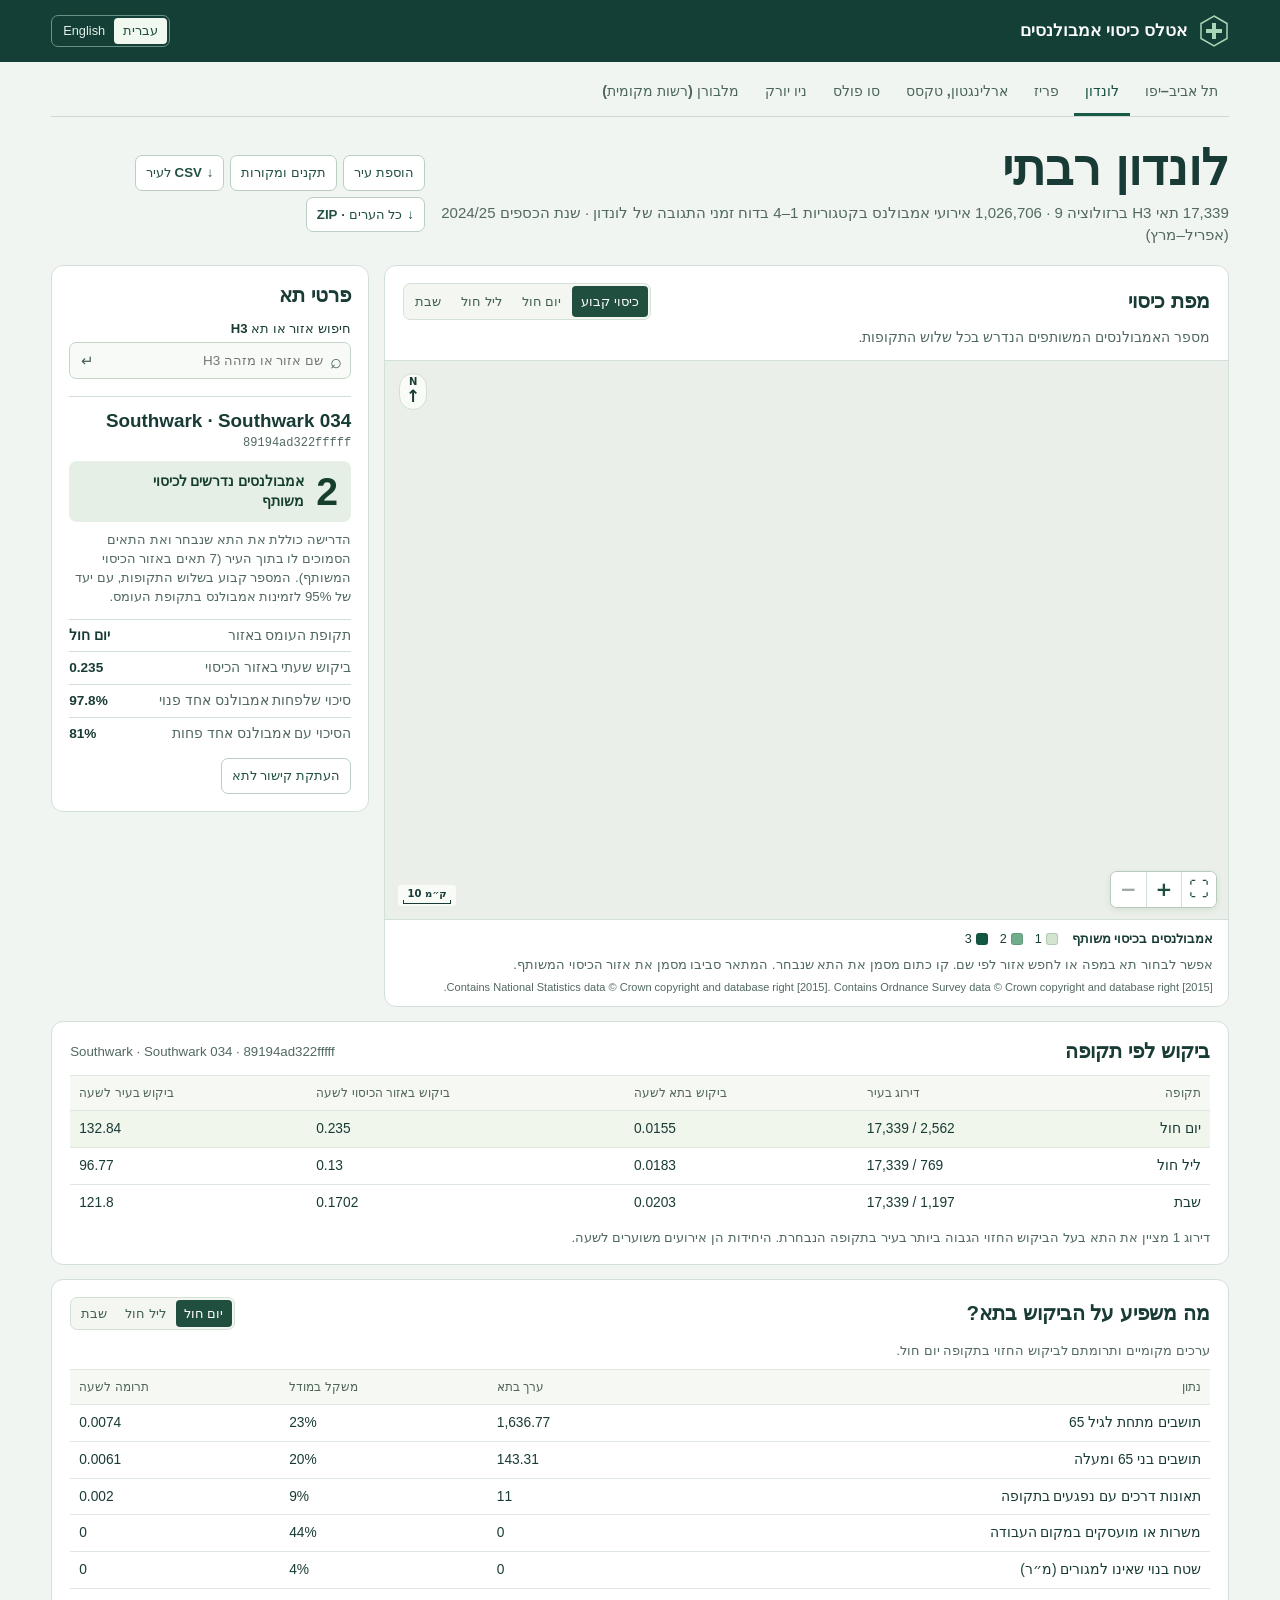
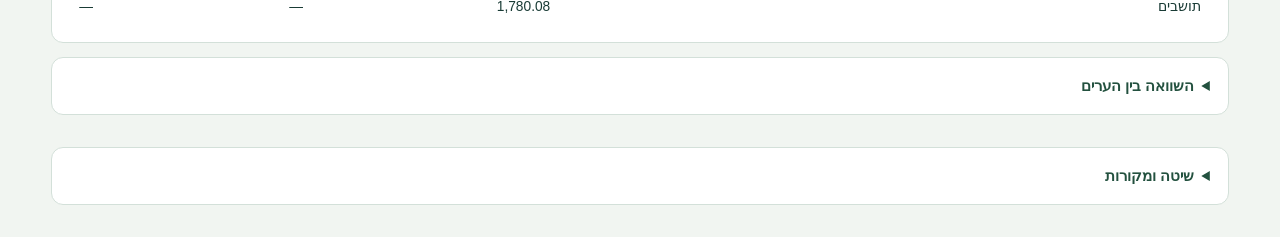
<file: index.html>
<!doctype html>
<html lang="en" dir="ltr"><head><meta charset="utf-8"><meta name="viewport" content="width=device-width,initial-scale=1"><meta name="theme-color" content="#113f37"><title>Ambulance coverage atlas</title><link rel="stylesheet" href="atlas.css"><script src="cities.js"></script><script src="atlas.js" defer></script><style>html[lang=en] .audit-he,html[lang=he] .audit-en{display:none}</style><style>html[lang=en] #compare-he,html[lang=he] #compare-en{display:none}.method p{max-width:100ch}</style></head>
<body><header class="mast"><div class="mast-inner"><div class="brand"><svg width="30" height="32" viewBox="0 0 30 32" fill="none" aria-hidden="true"><path d="M15 1 28 8.5v15L15 31 2 23.5v-15Z" stroke="currentColor" stroke-width="1.5"/><path d="M13 8h4v6h6v4h-6v6h-4v-6H7v-4h6z" fill="currentColor"/></svg><strong data-t="brand">Ambulance coverage atlas</strong></div><div class="languages" id="languages"><button type="button" data-lang="en" lang="en">English</button><button type="button" data-lang="he" lang="he">עברית</button></div></div></header>
<main><nav id="cities"></nav><header class="city-head"><div><h1 id="city-name"></h1><p id="summary"></p></div><div class="exports"><a class="button audit-en" href="https://github.com/shoval-c/ambulance-demand-atlas-r9/actions/workflows/add-city.yml">Add a city</a><a class="button audit-he" href="https://github.com/shoval-c/ambulance-demand-atlas-r9/actions/workflows/add-city.yml">הוספת עיר</a><a class="button audit-en" href="audit/?lang=en">Standards and sources</a><a class="button audit-he" href="audit/?lang=he">תקנים ומקורות</a><a id="csv" class="button" download><span aria-hidden="true">↓</span> <span data-t="csv"></span></a><a href="ambulance-atlas-csv.zip" class="button" download><span aria-hidden="true">↓</span> <span data-t="zip"></span></a></div></header>
<div id="status" role="status"></div><div id="content" hidden>
<div class="map-layout"><section class="map-card"><div class="map-heading"><h2 data-t="map"></h2><div class="layers" id="layers"></div></div><p id="map-desc"></p>
<div class="map-frame" id="frame"><canvas id="map" tabindex="0" role="img"></canvas><div class="north" aria-hidden="true"><span>N</span><span>↑</span></div><div class="scale" aria-hidden="true"><span id="scale-text"></span><i id="scale-bar"></i></div><div class="tools"><button id="zoom-out" type="button">−</button><button id="zoom-in" type="button">+</button><button id="fit" type="button">⛶</button></div></div>
<div class="map-footer"><div id="legend"></div><p class="small" data-t="instruction"></p><p id="attribution" class="credit" hidden></p></div></section>
<aside class="inspect" aria-labelledby="inspect-title"><h2 id="inspect-title" data-t="inspect"></h2><form id="search-form" role="search"><label for="search" data-t="search"></label><div class="search-box"><span aria-hidden="true">⌕</span><input id="search" type="search" autocomplete="off" maxlength="100"><button type="submit" id="search-go">↵</button></div><div id="results" hidden></div></form><div class="cell-location"><h3 id="place"></h3><code id="hex"></code></div><div class="need"><strong id="n"></strong><span data-t="need"></span></div><p class="catchment" id="catchment"></p><div class="probabilities"><div><span data-t="peak"></span><b id="peak"></b></div><div><span data-t="peakrate"></span><b id="peakrate"></b></div><div><span data-t="prob"></span><b id="prob"></b></div><div id="less-row"><span data-t="less"></span><b id="less"></b></div></div><button type="button" id="share" class="button"></button><span id="copied" role="status"></span></aside></div>
<section class="details-card"><div class="detail-heading"><h2 data-t="periods"></h2><span id="detail-place"></span></div><div class="scrollable"><table id="period-table"><thead><tr><th data-t="period"></th><th data-t="rank"></th><th data-t="own"></th><th data-t="catch"></th><th data-t="cityrate"></th></tr></thead><tbody></tbody></table></div><p class="small" data-t="ranknote"></p></section>
<section class="details-card"><div class="detail-heading"><h2 data-t="drivers"></h2><div id="driver-periods" class="layers compact"></div></div><p id="driver-desc" class="small"></p><div class="scrollable"><table id="driver-table"><thead><tr><th data-t="driver"></th><th data-t="localvalue"></th><th data-t="weight"></th><th data-t="contrib"></th></tr></thead><tbody></tbody></table></div></section>
<section id="compare-en" lang="en"><details class="method"><summary>Compare cities</summary><p>Each service publishes a different workload measure. Compare ranks within each city. The fixed ambulance counts are preliminary planning estimates. Actual crew availability, cross-border dispatches and road travel times require local validation.</p><div class="scrollable"><table><thead><tr><th>City</th><th>Source year</th><th>What the annual total counts</th><th>Annual total</th><th>R9 cells</th><th>Shared units per cell</th></tr></thead><tbody><tr><td><a href="atlas.html?city=london&amp;lang=en">Greater London</a></td><td>FY 2024/25 (April–March)</td><td>LAS Category 1–4 incidents in response-time reporting</td><td>1,026,706</td><td>17,339</td><td>1–3</td></tr><tr><td><a href="atlas.html?city=paris&amp;lang=en">Paris</a></td><td>2023</td><td>Patients transported to hospital following fire-service attendance in Paris</td><td>142,565</td><td>1,230</td><td>1–3</td></tr><tr><td><a href="atlas.html?city=arlington&amp;lang=en">Arlington, Texas</a></td><td>FY2025</td><td>EMS ambulance calls dispatched in the city annual report</td><td>59,836</td><td>2,350</td><td>1–2</td></tr><tr><td><a href="atlas.html?city=sioux-falls&amp;lang=en">Sioux Falls, South Dakota</a></td><td>CY2025</td><td>Priority 1–3 emergency calls counted in ambulance compliance reports</td><td>21,825</td><td>2,226</td><td>1–2</td></tr><tr><td><a href="atlas.html?city=new-york&amp;lang=en">New York City</a></td><td>2025</td><td>FDNY EMS incidents with a recorded first unit assignment</td><td>1,575,273</td><td>8,338</td><td>1–5</td></tr><tr><td><a href="tel-aviv.html?lang=en">Tel Aviv–Yafo</a></td><td>2024</td><td>MDA clinical dispatch-code records (four clinical categories)</td><td>126,911</td><td>523</td><td>1–4</td></tr><!-- new-city-en --><tr><td><a href="atlas.html?city=au-vic-24600&amp;lang=en">Melbourne (city council)</a></td><td>2025-07-01 – 2026-06-30</td><td>Code 1 and Code 2 incidents included in response reporting</td><td>19,097</td><td>367</td><td>1–2</td></tr><!-- /new-city-en --></tbody></table></div></details></section><section id="compare-he" lang="he"><details class="method"><summary>השוואה בין הערים</summary><p>כל שירות מפרסם מדד פעילות שונה. הדירוגים מיועדים להשוואה בתוך העיר. מספרי האמבולנסים הם אומדני תכנון ראשוניים. זמינות הצוותים, שיגורים מעבר לגבול וזמני הנסיעה בפועל מצריכים בדיקה מקומית.</p><div class="scrollable"><table><thead><tr><th>עיר</th><th>שנת מקור</th><th>יחידת הספירה השנתית</th><th>סך שנתי</th><th>משושי R9</th><th>צוותים משותפים למשושה</th></tr></thead><tbody><tr><td><a href="atlas.html?city=london&amp;lang=he">לונדון רבתי</a></td><td>FY 2024/25 (April–March)</td><td>אירועי אמבולנס בקטגוריות 1–4 בדוח זמני התגובה של לונדון</td><td>1,026,706</td><td>17,339</td><td>1–3</td></tr><tr><td><a href="atlas.html?city=paris&amp;lang=he">פריז</a></td><td>2023</td><td>מטופלים שפונו לבית חולים לאחר אירוע שטופל בידי שירותי הכבאות בפריז</td><td>142,565</td><td>1,230</td><td>1–3</td></tr><tr><td><a href="atlas.html?city=arlington&amp;lang=he">ארלינגטון, טקסס</a></td><td>FY2025</td><td>קריאות ששוגר אליהן אמבולנס לפי הדוח השנתי של העיר</td><td>59,836</td><td>2,350</td><td>1–2</td></tr><tr><td><a href="atlas.html?city=sioux-falls&amp;lang=he">סו פולס, דקוטה הדרומית</a></td><td>CY2025</td><td>קריאות חירום בעדיפויות 1–3 שנכללו בדוחות הביצוע של שירות האמבולנסים</td><td>21,825</td><td>2,226</td><td>1–2</td></tr><tr><td><a href="atlas.html?city=new-york&amp;lang=he">ניו יורק</a></td><td>2025</td><td>אירועי רפואת חירום של FDNY עם זמן מתועד לשיבוץ צוות ראשון</td><td>1,575,273</td><td>8,338</td><td>1–5</td></tr><tr><td><a href="tel-aviv.html?lang=he">תל אביב–יפו</a></td><td>2024</td><td>רשומות שיגור מד״א בארבע קטגוריות קליניות</td><td>126,911</td><td>523</td><td>1–4</td></tr><!-- new-city-he --><tr><td><a href="atlas.html?city=au-vic-24600&amp;lang=he">מלבורן (רשות מקומית)</a></td><td>2025-07-01 – 2026-06-30</td><td>אירועים בדרגות 1 ו־2 שנכללו בדיווח זמני התגובה</td><td>19,097</td><td>367</td><td>1–2</td></tr><!-- /new-city-he --></tbody></table></div></details></section><details class="method" id="method"><summary data-t="method"></summary><p id="method-text"></p><p id="grid-note"></p><p id="time-note"></p><p data-t="availability"></p><h3 data-t="sources"></h3><ul id="sources"></ul></details></div></main></body></html>
</file>
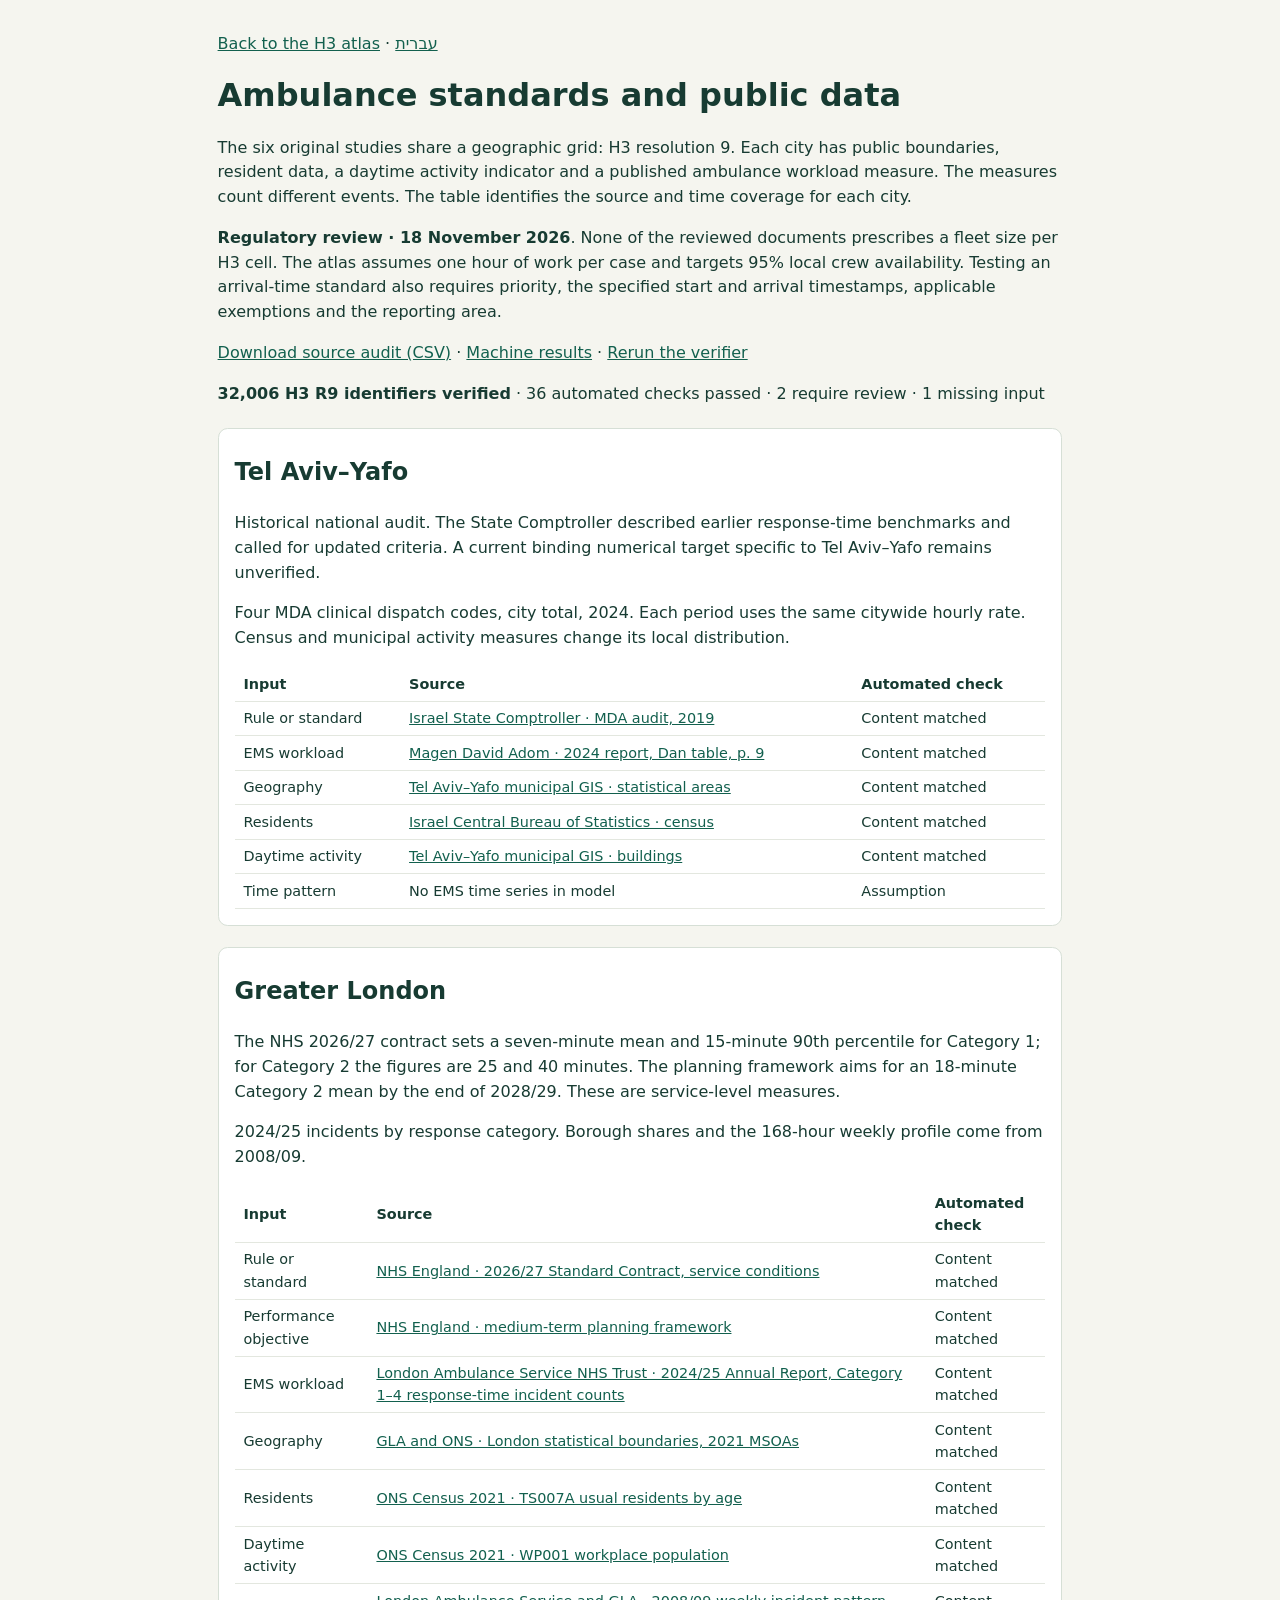
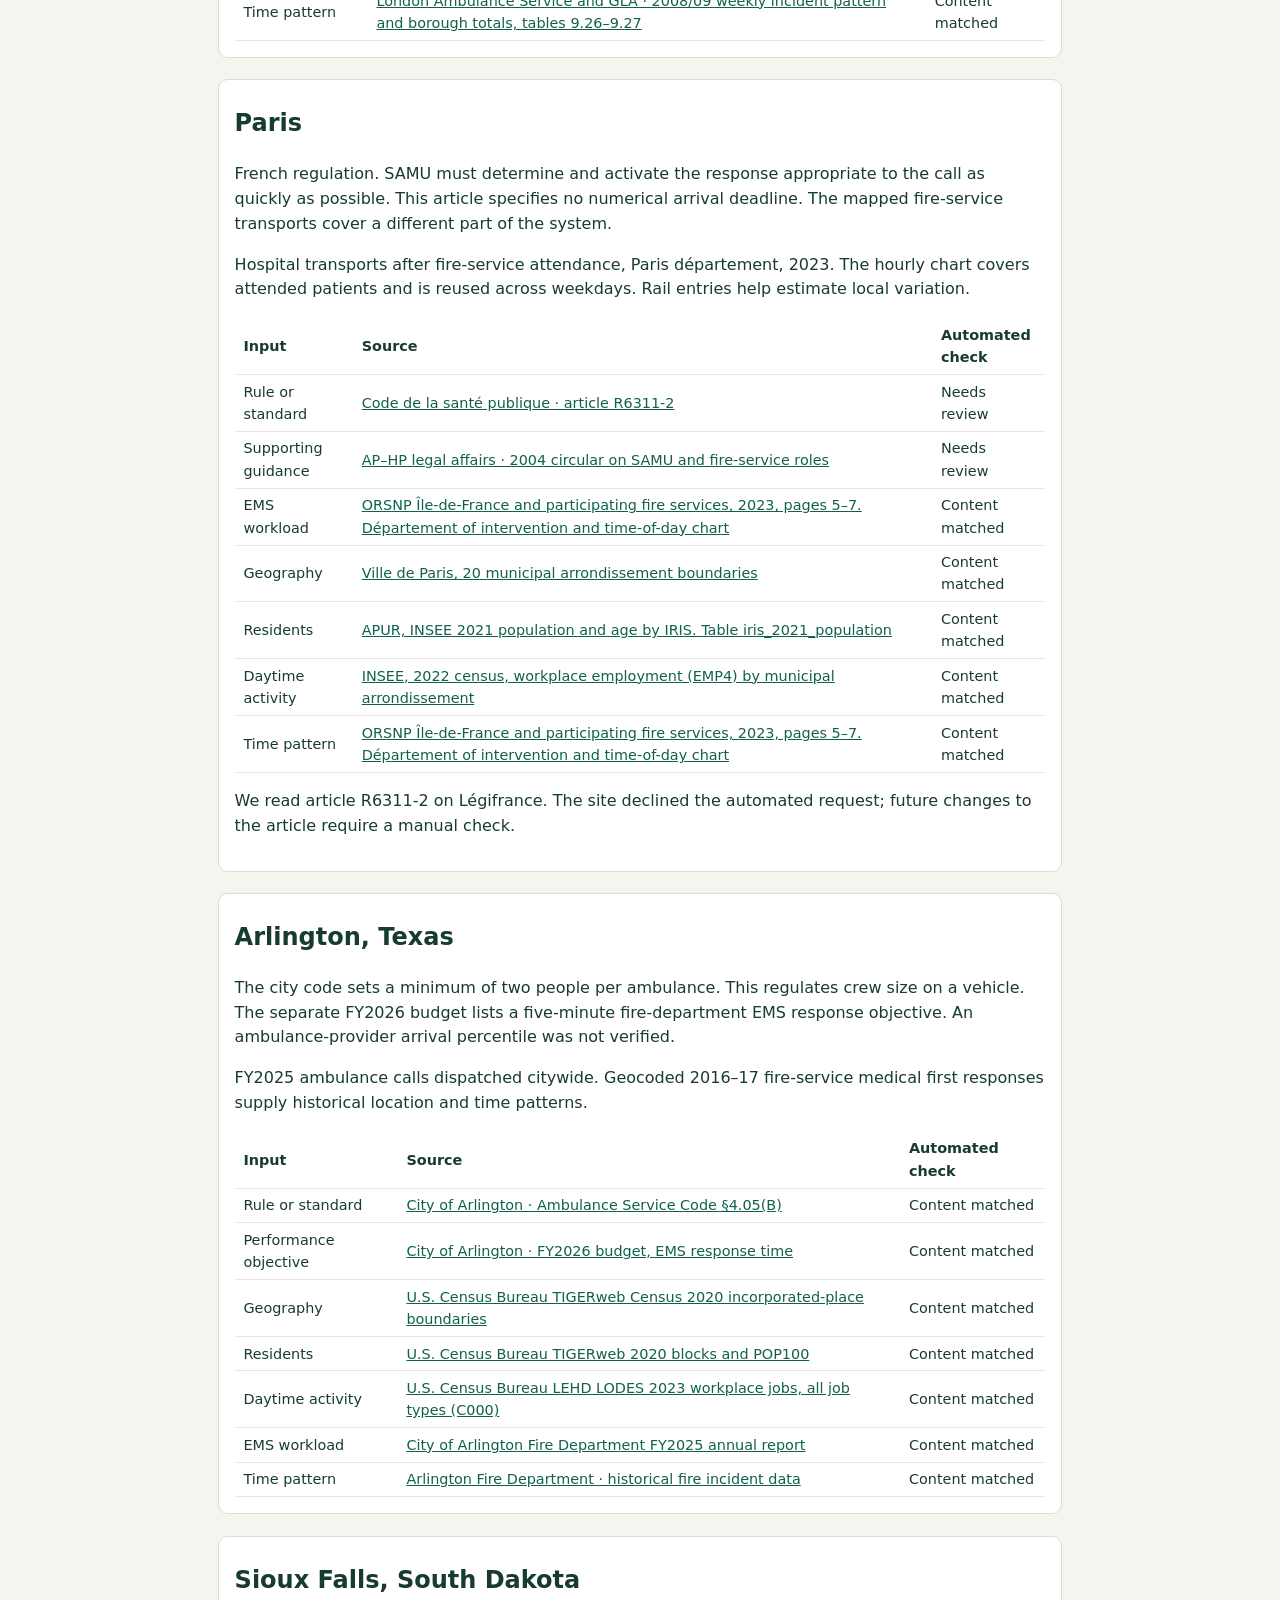
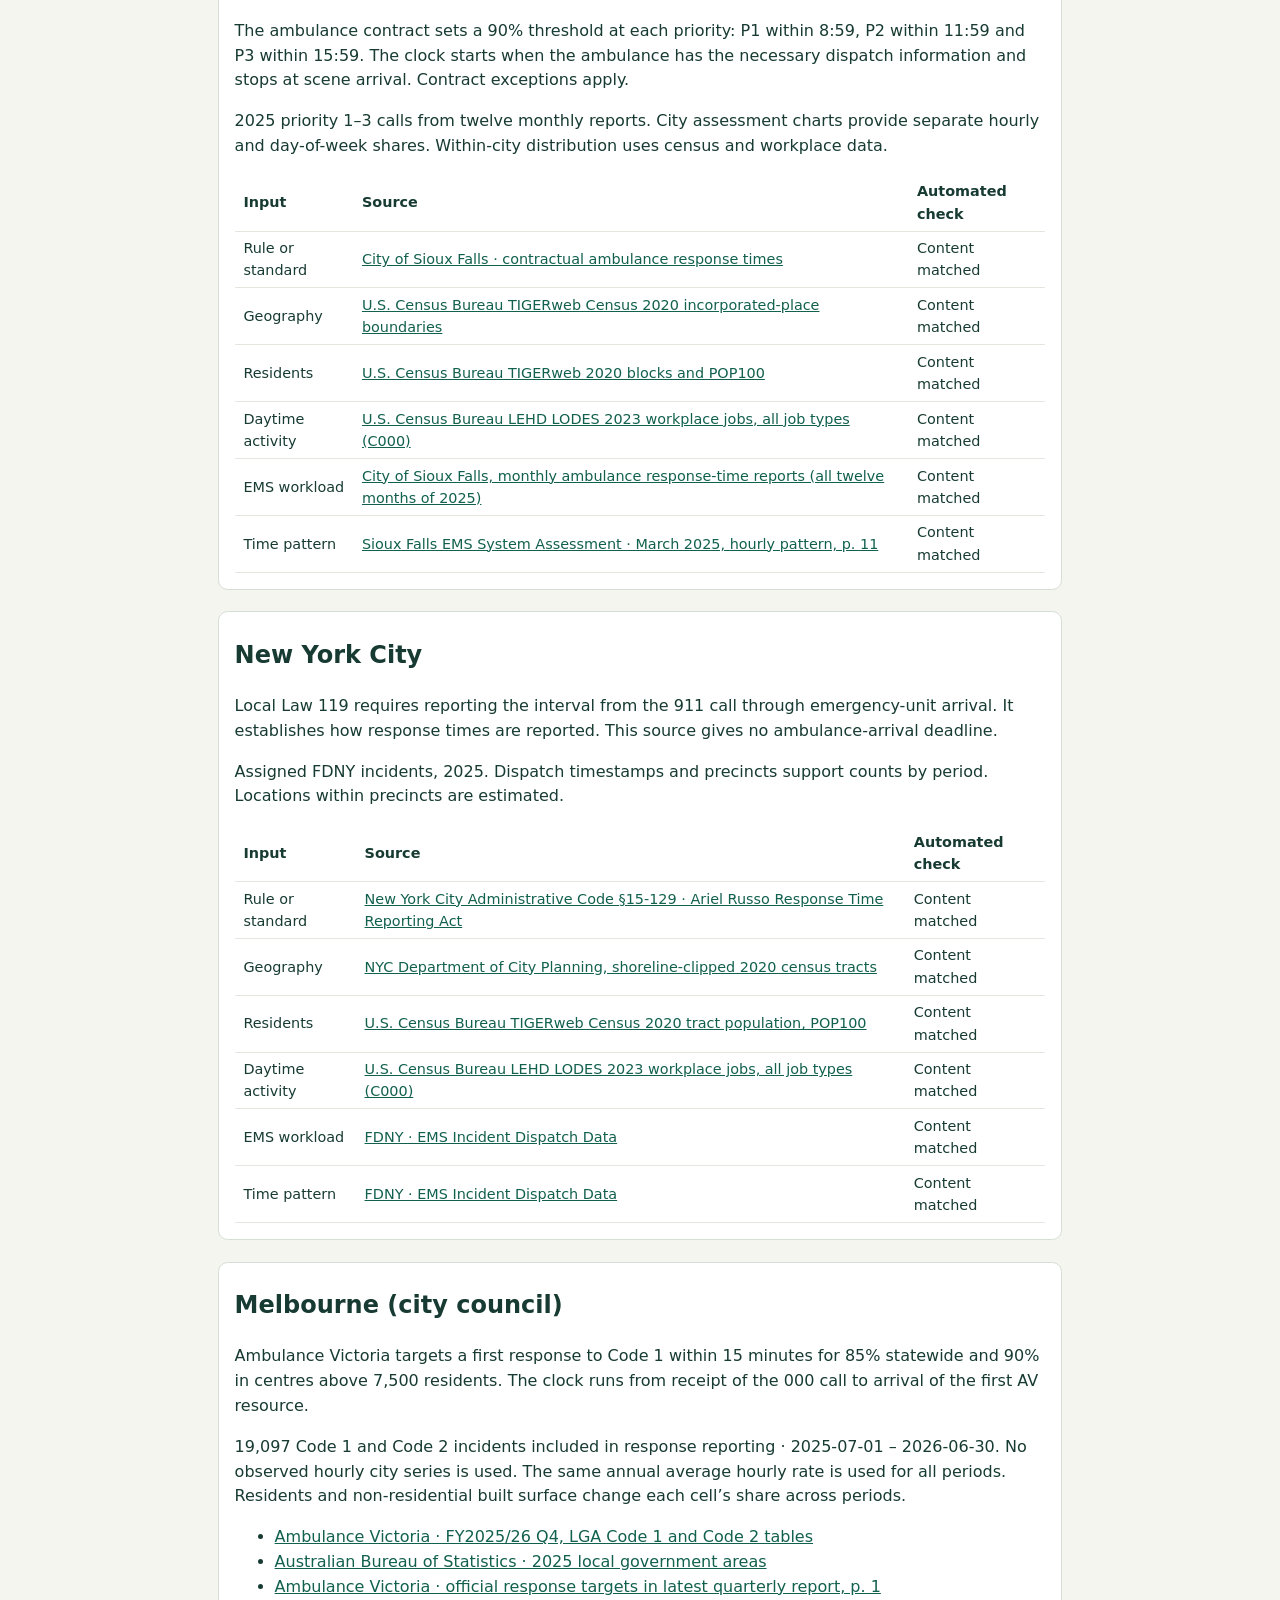
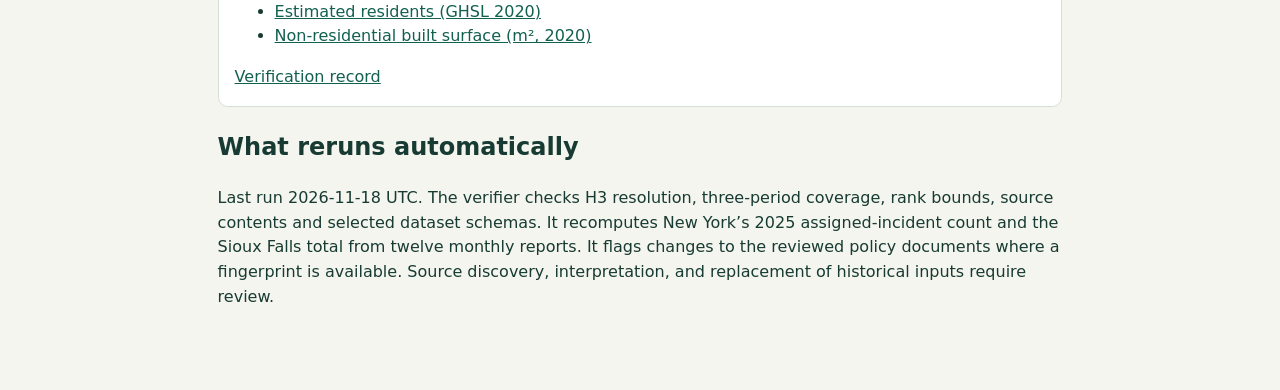
<file: audit/index.html>
<!doctype html><html lang="en"><head><meta charset="utf-8"><meta name="viewport" content="width=device-width, initial-scale=1"><title>H3 · Standards and sources | תקנים ומקורות</title><style>*{box-sizing:border-box}body{margin:0;background:#f5f5ef;color:#173b32;font:1rem/1.55 system-ui,sans-serif}main{max-width:880px;margin:auto;padding:2rem 1.1rem 4rem}a{color:#12604e}h1{line-height:1.12}section{background:white;border:1px solid #d6dfd6;border-radius:.6rem;padding:.3rem 1rem 1rem;margin:1.35rem 0}th,td{text-align:start;padding:.35rem .55rem;border-bottom:1px solid #e3e7df;overflow-wrap:anywhere}table{border-collapse:collapse;width:100%;font-size:.9rem}html[lang=en] main[lang=he],html[lang=he] main[lang=en]{display:none}</style><script>document.documentElement.lang=new URLSearchParams(location.search).get('lang')==='he'?'he':'en';document.documentElement.dir=document.documentElement.lang==='he'?'rtl':'ltr';</script></head><body><main lang="en" dir="ltr"><nav><a href="../?lang=en">Back to the H3 atlas</a> · <a href="?lang=he">עברית</a></nav><h1>Ambulance standards and public data</h1><p>The six original studies share a geographic grid: H3 resolution 9. Each city has public boundaries, resident data, a daytime activity indicator and a published ambulance workload measure. The measures count different events. The table identifies the source and time coverage for each city.</p><p><strong>Regulatory review · 18 November 2026</strong>. None of the reviewed documents prescribes a fleet size per H3 cell. The atlas assumes one hour of work per case and targets 95% local crew availability. Testing an arrival-time standard also requires priority, the specified start and arrival timestamps, applicable exemptions and the reporting area.</p><p><a download href="source-audit.csv">Download source audit (CSV)</a> · <a href="results.json">Machine results</a> · <a href="https://github.com/shoval-c/ambulance-demand-atlas-r9/blob/main/audit/verify.py">Rerun the verifier</a></p><p><strong>32,006 H3 R9 identifiers verified</strong> · 36 automated checks passed · 2 require review · 1 missing input</p><section><h2>Tel Aviv–Yafo</h2><p>Historical national audit. The State Comptroller described earlier response-time benchmarks and called for updated criteria. A current binding numerical target specific to Tel Aviv–Yafo remains unverified.</p><p>Four MDA clinical dispatch codes, city total, 2024. Each period uses the same citywide hourly rate. Census and municipal activity measures change its local distribution.</p><table><thead><tr><th>Input</th><th>Source</th><th>Automated check</th></tr></thead><tbody><tr><td>Rule or standard</td><td><a href="https://library.mevaker.gov.il/sites/DigitalLibrary/Documents/69b/2019-69b-211-Mada.pdf">Israel State Comptroller · MDA audit, 2019</a></td><td>Content matched</td></tr><tr><td>EMS workload</td><td><a href="https://www.mdais.org/media/5356/sicum-shana-2024.pdf">Magen David Adom · 2024 report, Dan table, p. 9</a></td><td>Content matched</td></tr><tr><td>Geography</td><td><a href="https://gisn.tel-aviv.gov.il/arcgis/rest/services/IView2/MapServer/512">Tel Aviv–Yafo municipal GIS · statistical areas</a></td><td>Content matched</td></tr><tr><td>Residents</td><td><a href="https://www.cbs.gov.il/en/Surveys/Pages/Population-Census.aspx">Israel Central Bureau of Statistics · census</a></td><td>Content matched</td></tr><tr><td>Daytime activity</td><td><a href="https://gisn.tel-aviv.gov.il/arcgis/rest/services/IView2/MapServer/513">Tel Aviv–Yafo municipal GIS · buildings</a></td><td>Content matched</td></tr><tr><td>Time pattern</td><td>No EMS time series in model</td><td>Assumption</td></tr></tbody></table></section><section><h2>Greater London</h2><p>The NHS 2026/27 contract sets a seven-minute mean and 15-minute 90th percentile for Category 1; for Category 2 the figures are 25 and 40 minutes. The planning framework aims for an 18-minute Category 2 mean by the end of 2028/29. These are service-level measures.</p><p>2024/25 incidents by response category. Borough shares and the 168-hour weekly profile come from 2008/09.</p><table><thead><tr><th>Input</th><th>Source</th><th>Automated check</th></tr></thead><tbody><tr><td>Rule or standard</td><td><a href="https://www.england.nhs.uk/wp-content/uploads/2026/01/03-full-length-service-conditions-2627.pdf">NHS England · 2026/27 Standard Contract, service conditions</a></td><td>Content matched</td></tr><tr><td>Performance objective</td><td><a href="https://www.england.nhs.uk/wp-content/uploads/2025/10/medium-term-planning-framework-delivering-change-together-2026-27-to-2028-29.pdf">NHS England · medium-term planning framework</a></td><td>Content matched</td></tr><tr><td>EMS workload</td><td><a href="https://www.londonambulance.nhs.uk/download/41281/?tmstv=1775189130">London Ambulance Service NHS Trust · 2024/25 Annual Report, Category 1–4 response-time incident counts</a></td><td>Content matched</td></tr><tr><td>Geography</td><td><a href="https://data.london.gov.uk/dataset/statistical-gis-boundary-files-for-london-20od9">GLA and ONS · London statistical boundaries, 2021 MSOAs</a></td><td>Content matched</td></tr><tr><td>Residents</td><td><a href="https://www.nomisweb.co.uk/datasets/c2021ts007a">ONS Census 2021 · TS007A usual residents by age</a></td><td>Content matched</td></tr><tr><td>Daytime activity</td><td><a href="https://www.nomisweb.co.uk/sources/census_2021_wp">ONS Census 2021 · WP001 workplace population</a></td><td>Content matched</td></tr><tr><td>Time pattern</td><td><a href="https://data.london.gov.uk/dataset/focus-on-london-2000-2009-exp7p">London Ambulance Service and GLA · 2008/09 weekly incident pattern and borough totals, tables 9.26–9.27</a></td><td>Content matched</td></tr></tbody></table></section><section><h2>Paris</h2><p>French regulation. SAMU must determine and activate the response appropriate to the call as quickly as possible. This article specifies no numerical arrival deadline. The mapped fire-service transports cover a different part of the system.</p><p>Hospital transports after fire-service attendance, Paris département, 2023. The hourly chart covers attended patients and is reused across weekdays. Rail entries help estimate local variation.</p><table><thead><tr><th>Input</th><th>Source</th><th>Automated check</th></tr></thead><tbody><tr><td>Rule or standard</td><td><a href="https://www.legifrance.gouv.fr/codes/article_lc/LEGIARTI000048839351">Code de la santé publique · article R6311-2</a></td><td>Needs review</td></tr><tr><td>Supporting guidance</td><td><a href="https://affairesjuridiques.aphp.fr/textes/circulaire-dhos01-n-2004-151-du-29-mars-2004-relative-au-role-des-samu-des-sdis-et-des-ambulanciers-dans-laide-medicale-urgente/">AP–HP legal affairs · 2004 circular on SAMU and fire-service roles</a></td><td>Needs review</td></tr><tr><td>EMS workload</td><td><a href="https://orsnp-idf.fr/wp-content/uploads/2025/06/Rapport-annuel-pompiers-2023-VF-.pdf">ORSNP Île-de-France and participating fire services, 2023, pages 5–7. Département of intervention and time-of-day chart</a></td><td>Content matched</td></tr><tr><td>Geography</td><td><a href="https://opendata.paris.fr/explore/dataset/arrondissements/">Ville de Paris, 20 municipal arrondissement boundaries</a></td><td>Content matched</td></tr><tr><td>Residents</td><td><a href="https://carto2.apur.org/apur/rest/services/OPENDATA/RECENSEMENT_IRIS/MapServer/5">APUR, INSEE 2021 population and age by IRIS. Table iris_2021_population</a></td><td>Content matched</td></tr><tr><td>Daytime activity</td><td><a href="https://www.insee.fr/fr/statistiques/8581559">INSEE, 2022 census, workplace employment (EMP4) by municipal arrondissement</a></td><td>Content matched</td></tr><tr><td>Time pattern</td><td><a href="https://orsnp-idf.fr/wp-content/uploads/2025/06/Rapport-annuel-pompiers-2023-VF-.pdf">ORSNP Île-de-France and participating fire services, 2023, pages 5–7. Département of intervention and time-of-day chart</a></td><td>Content matched</td></tr></tbody></table><p>We read article R6311-2 on Légifrance. The site declined the automated request; future changes to the article require a manual check.</p></section><section><h2>Arlington, Texas</h2><p>The city code sets a minimum of two people per ambulance. This regulates crew size on a vehicle. The separate FY2026 budget lists a five-minute fire-department EMS response objective. An ambulance-provider arrival percentile was not verified.</p><p>FY2025 ambulance calls dispatched citywide. Geocoded 2016–17 fire-service medical first responses supply historical location and time patterns.</p><table><thead><tr><th>Input</th><th>Source</th><th>Automated check</th></tr></thead><tbody><tr><td>Rule or standard</td><td><a href="https://www.arlingtontx.gov/files/assets/city/v/2/city-secretary/documents/city-code-of-ordinances/ambulance-service-chapter.pdf">City of Arlington · Ambulance Service Code §4.05(B)</a></td><td>Content matched</td></tr><tr><td>Performance objective</td><td><a href="https://citybudgets.tarrantcounty.com/flipbook/CityBudgets/2026/Arlington/files/basic-html/page153.html">City of Arlington · FY2026 budget, EMS response time</a></td><td>Content matched</td></tr><tr><td>Geography</td><td><a href="https://tigerweb.geo.census.gov/arcgis/rest/services/TIGERweb/tigerWMS_Census2020/MapServer/26">U.S. Census Bureau TIGERweb Census 2020 incorporated-place boundaries</a></td><td>Content matched</td></tr><tr><td>Residents</td><td><a href="https://tigerweb.geo.census.gov/arcgis/rest/services/TIGERweb/tigerWMS_Census2020/MapServer/10">U.S. Census Bureau TIGERweb 2020 blocks and POP100</a></td><td>Content matched</td></tr><tr><td>Daytime activity</td><td><a href="https://lehd.ces.census.gov/data/lodes/LODES8/tx/wac/tx_wac_S000_JT00_2023.csv.gz">U.S. Census Bureau LEHD LODES 2023 workplace jobs, all job types (C000)</a></td><td>Content matched</td></tr><tr><td>EMS workload</td><td><a href="https://www.arlingtontx.gov/News-Articles/2026/May/Arlington-Fire-Department-Publishes-Fiscal-Year-2025-Annual-Report">City of Arlington Fire Department FY2025 annual report</a></td><td>Content matched</td></tr><tr><td>Time pattern</td><td><a href="https://gis2.arlingtontx.gov/agsext2/rest/services/Fire/Fire/MapServer/3">Arlington Fire Department · historical fire incident data</a></td><td>Content matched</td></tr></tbody></table></section><section><h2>Sioux Falls, South Dakota</h2><p>The ambulance contract sets a 90% threshold at each priority: P1 within 8:59, P2 within 11:59 and P3 within 15:59. The clock starts when the ambulance has the necessary dispatch information and stops at scene arrival. Contract exceptions apply.</p><p>2025 priority 1–3 calls from twelve monthly reports. City assessment charts provide separate hourly and day-of-week shares. Within-city distribution uses census and workplace data.</p><table><thead><tr><th>Input</th><th>Source</th><th>Automated check</th></tr></thead><tbody><tr><td>Rule or standard</td><td><a href="https://www.siouxfalls.gov/health-safety/fire/about/operations/ems-sf/amb-response-times">City of Sioux Falls · contractual ambulance response times</a></td><td>Content matched</td></tr><tr><td>Geography</td><td><a href="https://tigerweb.geo.census.gov/arcgis/rest/services/TIGERweb/tigerWMS_Census2020/MapServer/26">U.S. Census Bureau TIGERweb Census 2020 incorporated-place boundaries</a></td><td>Content matched</td></tr><tr><td>Residents</td><td><a href="https://tigerweb.geo.census.gov/arcgis/rest/services/TIGERweb/tigerWMS_Census2020/MapServer/10">U.S. Census Bureau TIGERweb 2020 blocks and POP100</a></td><td>Content matched</td></tr><tr><td>Daytime activity</td><td><a href="https://lehd.ces.census.gov/data/lodes/LODES8/sd/wac/sd_wac_S000_JT00_2023.csv.gz">U.S. Census Bureau LEHD LODES 2023 workplace jobs, all job types (C000)</a></td><td>Content matched</td></tr><tr><td>EMS workload</td><td><a href="https://www.siouxfalls.gov/health-safety/fire/about/operations/ems-sf/amb-response-times">City of Sioux Falls, monthly ambulance response-time reports (all twelve months of 2025)</a></td><td>Content matched</td></tr><tr><td>Time pattern</td><td><a href="https://www.siouxfalls.gov/files/assets/public/v/1/fire-rescue/fire-ems-rescue/final-ems-system-assessment.pdf#page=12">Sioux Falls EMS System Assessment · March 2025, hourly pattern, p. 11</a></td><td>Content matched</td></tr></tbody></table></section><section><h2>New York City</h2><p>Local Law 119 requires reporting the interval from the 911 call through emergency-unit arrival. It establishes how response times are reported. This source gives no ambulance-arrival deadline.</p><p>Assigned FDNY incidents, 2025. Dispatch timestamps and precincts support counts by period. Locations within precincts are estimated.</p><table><thead><tr><th>Input</th><th>Source</th><th>Automated check</th></tr></thead><tbody><tr><td>Rule or standard</td><td><a href="https://codelibrary.amlegal.com/codes/newyorkcity/latest/NYCadmin/0-0-0-25711">New York City Administrative Code §15-129 · Ariel Russo Response Time Reporting Act</a></td><td>Content matched</td></tr><tr><td>Geography</td><td><a href="https://data.cityofnewyork.us/City-Government/2020-Census-Tracts/63ge-mke6">NYC Department of City Planning, shoreline-clipped 2020 census tracts</a></td><td>Content matched</td></tr><tr><td>Residents</td><td><a href="https://tigerweb.geo.census.gov/arcgis/rest/services/TIGERweb/tigerWMS_Census2020/MapServer/6">U.S. Census Bureau TIGERweb Census 2020 tract population, POP100</a></td><td>Content matched</td></tr><tr><td>Daytime activity</td><td><a href="https://lehd.ces.census.gov/data/lodes/LODES8/ny/wac/ny_wac_S000_JT00_2023.csv.gz">U.S. Census Bureau LEHD LODES 2023 workplace jobs, all job types (C000)</a></td><td>Content matched</td></tr><tr><td>EMS workload</td><td><a href="https://data.cityofnewyork.us/Public-Safety/EMS-Incident-Dispatch-Data/76xm-jjuj">FDNY · EMS Incident Dispatch Data</a></td><td>Content matched</td></tr><tr><td>Time pattern</td><td><a href="https://data.cityofnewyork.us/Public-Safety/EMS-Incident-Dispatch-Data/76xm-jjuj">FDNY · EMS Incident Dispatch Data</a></td><td>Content matched</td></tr></tbody></table></section><!-- new-city-en --><section><h2>Melbourne (city council)</h2><p>Ambulance Victoria targets a first response to Code 1 within 15 minutes for 85% statewide and 90% in centres above 7,500 residents. The clock runs from receipt of the 000 call to arrival of the first AV resource.</p><p>19,097 Code 1 and Code 2 incidents included in response reporting · 2025-07-01 – 2026-06-30. No observed hourly city series is used. The same annual average hourly rate is used for all periods. Residents and non-residential built surface change each cell’s share across periods.</p><ul><li><a href="https://www.ambulance.vic.gov.au/sites/default/files/2026-09/2025-26-Q4-Ambulance-Response-Quarter-4-FY2025-26.pdf">Ambulance Victoria · FY2025/26 Q4, LGA Code 1 and Code 2 tables</a></li><li><a href="https://geo.abs.gov.au/arcgis/rest/services/ASGS2025/LGA/MapServer/0/query?where=STATE_NAME_2021+%3D+%27Victoria%27+AND+UPPER%28LGA_NAME_2025%29+%3D+%27MELBOURNE%27&amp;outFields=LGA_CODE_2025%2CLGA_NAME_2025%2CSTATE_NAME_2021&amp;returnGeometry=true&amp;outSR=4326&amp;f=geojson">Australian Bureau of Statistics · 2025 local government areas</a></li><li><a href="https://www.ambulance.vic.gov.au/sites/default/files/2026-11/2026-27-Q1-Ambulance-Response-Quarter-1-FY2026-27.pdf">Ambulance Victoria · official response targets in latest quarterly report, p. 1</a></li><li><a href="https://human-settlement.emergency.copernicus.eu/ghs_pop2023.php">Estimated residents (GHSL 2020)</a></li><li><a href="https://human-settlement.emergency.copernicus.eu/ghs_buS2023.php">Non-residential built surface (m², 2020)</a></li></ul><a href="cities/au-vic-24600.json">Verification record</a></section><!-- /new-city-en --><h2>What reruns automatically</h2><p>Last run 2026-11-18 UTC. The verifier checks H3 resolution, three-period coverage, rank bounds, source contents and selected dataset schemas. It recomputes New York’s 2025 assigned-incident count and the Sioux Falls total from twelve monthly reports. It flags changes to the reviewed policy documents where a fingerprint is available. Source discovery, interpretation, and replacement of historical inputs require review.</p></main><main lang="he" dir="rtl"><nav><a href="../?lang=he">חזרה למפת H3</a> · <a href="?lang=en">English</a></nav><h1>תקני אמבולנסים ומקורות הנתונים</h1><p>שש הערים במחקר המקורי מוצגות במשושי H3 ברזולוציה 9. בכל עיר נמצאו גבולות, נתוני תושבים, מדד לפעילות בשעות היום ומדד פומבי לפעילות האמבולנסים. בכל עיר נספרים אירועים מסוג שונה. כאן מפורטים המקורות ופרקי הזמן שהם מכסים.</p><p><strong>בדיקת תקנים · 18 בנובמבר 2026</strong>. במסמכים שנבדקו לא נקבע מספר אמבולנסים למשושה. המפה מניחה שעת עבודה לאירוע ויעד של 95% לזמינות צוות מקומי. בדיקת עמידה בזמני הגעה דורשת גם דרגת דחיפות, זמני התחלה והגעה לפי הגדרת התקן, חריגים ואזור מדידה.</p><p><a download href="source-audit.csv">הורדת טבלת המקורות (CSV)</a> · <a href="results.json">תוצאות הבדיקה האוטומטית</a> · <a href="https://github.com/shoval-c/ambulance-demand-atlas-r9/blob/main/audit/verify.py">קוד להרצה חוזרת</a></p><p><strong>אומתו 32,006 מזהי H3 ברזולוציה 9</strong> · 36 בדיקות עברו · 2 דורשות עיון · 1 נתונים חסרים</p><section><h2>תל אביב–יפו</h2><p>דוח מבקר המדינה משנת 2019 סוקר יעדי הגעה היסטוריים וממליץ לעדכן את המדדים. לא אומת יעד זמן מספרי מחייב ועדכני לתל אביב–יפו.</p><p>ארבעה קודי שיגור של מד״א, סך עירוני לשנת 2024. לכל התקופות הונח אותו קצב עירוני לשעה. נתוני מפקד ופעילות עירונית משנים את הפיזור המקומי.</p><table><thead><tr><th>סוג נתון</th><th>מקור</th><th>בדיקה אוטומטית</th></tr></thead><tbody><tr><td>כלל או תקן</td><td><a href="https://library.mevaker.gov.il/sites/DigitalLibrary/Documents/69b/2019-69b-211-Mada.pdf">Israel State Comptroller · MDA audit, 2019</a></td><td>התוכן אומת בבדיקה</td></tr><tr><td>היקף פעילות</td><td><a href="https://www.mdais.org/media/5356/sicum-shana-2024.pdf">Magen David Adom · 2024 report, Dan table, p. 9</a></td><td>התוכן אומת בבדיקה</td></tr><tr><td>גבולות גאוגרפיים</td><td><a href="https://gisn.tel-aviv.gov.il/arcgis/rest/services/IView2/MapServer/512">Tel Aviv–Yafo municipal GIS · statistical areas</a></td><td>התוכן אומת בבדיקה</td></tr><tr><td>תושבים</td><td><a href="https://www.cbs.gov.il/en/Surveys/Pages/Population-Census.aspx">Israel Central Bureau of Statistics · census</a></td><td>התוכן אומת בבדיקה</td></tr><tr><td>פעילות יום</td><td><a href="https://gisn.tel-aviv.gov.il/arcgis/rest/services/IView2/MapServer/513">Tel Aviv–Yafo municipal GIS · buildings</a></td><td>התוכן אומת בבדיקה</td></tr><tr><td>התפלגות בזמן</td><td>אין במודל סדרת שיגורים לפי שעות</td><td>הנחת מודל</td></tr></tbody></table></section><section><h2>לונדון רבתי</h2><p>בחוזה NHS לשנת 2026/27 נקבעו לקטגוריה 1 ממוצע של 7 דקות ואחוזון 90 של 15 דקות. בקטגוריה 2 הערכים הם 25 ו־40 דקות. יעד התכנון לסוף 2028/29 הוא ממוצע של 18 דקות בקטגוריה 2. המדידה היא ברמת השירות.</p><p>אירועים לפי דרגת תגובה בשנת הכספים 2024/25. חלקו של כל רובע ופרופיל 168 השעות בשבוע נלקחו משנת 2008/09.</p><table><thead><tr><th>סוג נתון</th><th>מקור</th><th>בדיקה אוטומטית</th></tr></thead><tbody><tr><td>כלל או תקן</td><td><a href="https://www.england.nhs.uk/wp-content/uploads/2026/01/03-full-length-service-conditions-2627.pdf">NHS England · 2026/27 Standard Contract, service conditions</a></td><td>התוכן אומת בבדיקה</td></tr><tr><td>יעד ביצוע</td><td><a href="https://www.england.nhs.uk/wp-content/uploads/2025/10/medium-term-planning-framework-delivering-change-together-2026-27-to-2028-29.pdf">NHS England · medium-term planning framework</a></td><td>התוכן אומת בבדיקה</td></tr><tr><td>היקף פעילות</td><td><a href="https://www.londonambulance.nhs.uk/download/41281/?tmstv=1775189130">London Ambulance Service NHS Trust · 2024/25 Annual Report, Category 1–4 response-time incident counts</a></td><td>התוכן אומת בבדיקה</td></tr><tr><td>גבולות גאוגרפיים</td><td><a href="https://data.london.gov.uk/dataset/statistical-gis-boundary-files-for-london-20od9">GLA and ONS · London statistical boundaries, 2021 MSOAs</a></td><td>התוכן אומת בבדיקה</td></tr><tr><td>תושבים</td><td><a href="https://www.nomisweb.co.uk/datasets/c2021ts007a">ONS Census 2021 · TS007A usual residents by age</a></td><td>התוכן אומת בבדיקה</td></tr><tr><td>פעילות יום</td><td><a href="https://www.nomisweb.co.uk/sources/census_2021_wp">ONS Census 2021 · WP001 workplace population</a></td><td>התוכן אומת בבדיקה</td></tr><tr><td>התפלגות בזמן</td><td><a href="https://data.london.gov.uk/dataset/focus-on-london-2000-2009-exp7p">London Ambulance Service and GLA · 2008/09 weekly incident pattern and borough totals, tables 9.26–9.27</a></td><td>התוכן אומת בבדיקה</td></tr></tbody></table></section><section><h2>פריז</h2><p>תקנה צרפתית מחייבת את מוקד SAMU לקבוע ולהפעיל בהקדם את המענה המתאים לקריאה. הסעיף אינו קובע זמן הגעה מספרי. נתוני הפינוי במפה מתייחסים לשירותי הכבאות.</p><p>פינוי לבית חולים לאחר טיפול של שירותי הכבאות במחוז פריז, 2023. התרשים השעתי מתייחס למטופלים ומשמש לכל ימות השבוע. תיקופי רכבת מסייעים לאמוד שונות מקומית.</p><table><thead><tr><th>סוג נתון</th><th>מקור</th><th>בדיקה אוטומטית</th></tr></thead><tbody><tr><td>כלל או תקן</td><td><a href="https://www.legifrance.gouv.fr/codes/article_lc/LEGIARTI000048839351">Code de la santé publique · article R6311-2</a></td><td>נדרשת בדיקה</td></tr><tr><td>הנחיות תומכות</td><td><a href="https://affairesjuridiques.aphp.fr/textes/circulaire-dhos01-n-2004-151-du-29-mars-2004-relative-au-role-des-samu-des-sdis-et-des-ambulanciers-dans-laide-medicale-urgente/">AP–HP legal affairs · 2004 circular on SAMU and fire-service roles</a></td><td>נדרשת בדיקה</td></tr><tr><td>היקף פעילות</td><td><a href="https://orsnp-idf.fr/wp-content/uploads/2025/06/Rapport-annuel-pompiers-2023-VF-.pdf">ORSNP Île-de-France and participating fire services, 2023, pages 5–7. Département of intervention and time-of-day chart</a></td><td>התוכן אומת בבדיקה</td></tr><tr><td>גבולות גאוגרפיים</td><td><a href="https://opendata.paris.fr/explore/dataset/arrondissements/">Ville de Paris, 20 municipal arrondissement boundaries</a></td><td>התוכן אומת בבדיקה</td></tr><tr><td>תושבים</td><td><a href="https://carto2.apur.org/apur/rest/services/OPENDATA/RECENSEMENT_IRIS/MapServer/5">APUR, INSEE 2021 population and age by IRIS. Table iris_2021_population</a></td><td>התוכן אומת בבדיקה</td></tr><tr><td>פעילות יום</td><td><a href="https://www.insee.fr/fr/statistiques/8581559">INSEE, 2022 census, workplace employment (EMP4) by municipal arrondissement</a></td><td>התוכן אומת בבדיקה</td></tr><tr><td>התפלגות בזמן</td><td><a href="https://orsnp-idf.fr/wp-content/uploads/2025/06/Rapport-annuel-pompiers-2023-VF-.pdf">ORSNP Île-de-France and participating fire services, 2023, pages 5–7. Département of intervention and time-of-day chart</a></td><td>התוכן אומת בבדיקה</td></tr></tbody></table><p>סעיף R6311-2 נבדק באתר Légifrance. האתר דחה את הבקשה האוטומטית ולכן יש לבדוק ידנית שינויים עתידיים בסעיף.</p></section><section><h2>ארלינגטון, טקסס</h2><p>הקוד העירוני קובע מינימום של שני אנשי צוות באמבולנס. תקציב שנת הכספים 2026 מציין בנפרד יעד תגובה של חמש דקות לשירותי רפואת החירום של הכבאות. אחוזון הגעה מחייב של מפעיל האמבולנסים לא אומת.</p><p>קריאות עירוניות ששוגר אליהן אמבולנס בשנת הכספים 2025. מקום וזמן נאמדו בעזרת אירועי תגובה רפואית ראשונה של הכבאות משנים 2016–17.</p><table><thead><tr><th>סוג נתון</th><th>מקור</th><th>בדיקה אוטומטית</th></tr></thead><tbody><tr><td>כלל או תקן</td><td><a href="https://www.arlingtontx.gov/files/assets/city/v/2/city-secretary/documents/city-code-of-ordinances/ambulance-service-chapter.pdf">City of Arlington · Ambulance Service Code §4.05(B)</a></td><td>התוכן אומת בבדיקה</td></tr><tr><td>יעד ביצוע</td><td><a href="https://citybudgets.tarrantcounty.com/flipbook/CityBudgets/2026/Arlington/files/basic-html/page153.html">City of Arlington · FY2026 budget, EMS response time</a></td><td>התוכן אומת בבדיקה</td></tr><tr><td>גבולות גאוגרפיים</td><td><a href="https://tigerweb.geo.census.gov/arcgis/rest/services/TIGERweb/tigerWMS_Census2020/MapServer/26">U.S. Census Bureau TIGERweb Census 2020 incorporated-place boundaries</a></td><td>התוכן אומת בבדיקה</td></tr><tr><td>תושבים</td><td><a href="https://tigerweb.geo.census.gov/arcgis/rest/services/TIGERweb/tigerWMS_Census2020/MapServer/10">U.S. Census Bureau TIGERweb 2020 blocks and POP100</a></td><td>התוכן אומת בבדיקה</td></tr><tr><td>פעילות יום</td><td><a href="https://lehd.ces.census.gov/data/lodes/LODES8/tx/wac/tx_wac_S000_JT00_2023.csv.gz">U.S. Census Bureau LEHD LODES 2023 workplace jobs, all job types (C000)</a></td><td>התוכן אומת בבדיקה</td></tr><tr><td>היקף פעילות</td><td><a href="https://www.arlingtontx.gov/News-Articles/2026/May/Arlington-Fire-Department-Publishes-Fiscal-Year-2025-Annual-Report">City of Arlington Fire Department FY2025 annual report</a></td><td>התוכן אומת בבדיקה</td></tr><tr><td>התפלגות בזמן</td><td><a href="https://gis2.arlingtontx.gov/agsext2/rest/services/Fire/Fire/MapServer/3">Arlington Fire Department · historical fire incident data</a></td><td>התוכן אומת בבדיקה</td></tr></tbody></table></section><section><h2>סו פולס, דקוטה הדרומית</h2><p>החוזה קובע הגעה ב־90% מהקריאות בכל דרגה: עד 8:59 דקות בדרגה 1, עד 11:59 בדרגה 2 ועד 15:59 בדרגה 3. המדידה מתחילה בקבלת פרטי ההזנקה הדרושים ומסתיימת בהגעה לזירה. החוזה מגדיר חריגים.</p><p>קריאות בדרגות 1–3 בשנת 2025 מתוך 12 דוחות חודשיים. תרשימי הערכה עירוניים מספקים התפלגויות נפרדות לפי שעה ויום. הפיזור בעיר מחושב לפי מפקד ותעסוקה.</p><table><thead><tr><th>סוג נתון</th><th>מקור</th><th>בדיקה אוטומטית</th></tr></thead><tbody><tr><td>כלל או תקן</td><td><a href="https://www.siouxfalls.gov/health-safety/fire/about/operations/ems-sf/amb-response-times">City of Sioux Falls · contractual ambulance response times</a></td><td>התוכן אומת בבדיקה</td></tr><tr><td>גבולות גאוגרפיים</td><td><a href="https://tigerweb.geo.census.gov/arcgis/rest/services/TIGERweb/tigerWMS_Census2020/MapServer/26">U.S. Census Bureau TIGERweb Census 2020 incorporated-place boundaries</a></td><td>התוכן אומת בבדיקה</td></tr><tr><td>תושבים</td><td><a href="https://tigerweb.geo.census.gov/arcgis/rest/services/TIGERweb/tigerWMS_Census2020/MapServer/10">U.S. Census Bureau TIGERweb 2020 blocks and POP100</a></td><td>התוכן אומת בבדיקה</td></tr><tr><td>פעילות יום</td><td><a href="https://lehd.ces.census.gov/data/lodes/LODES8/sd/wac/sd_wac_S000_JT00_2023.csv.gz">U.S. Census Bureau LEHD LODES 2023 workplace jobs, all job types (C000)</a></td><td>התוכן אומת בבדיקה</td></tr><tr><td>היקף פעילות</td><td><a href="https://www.siouxfalls.gov/health-safety/fire/about/operations/ems-sf/amb-response-times">City of Sioux Falls, monthly ambulance response-time reports (all twelve months of 2025)</a></td><td>התוכן אומת בבדיקה</td></tr><tr><td>התפלגות בזמן</td><td><a href="https://www.siouxfalls.gov/files/assets/public/v/1/fire-rescue/fire-ems-rescue/final-ems-system-assessment.pdf#page=12">Sioux Falls EMS System Assessment · March 2025, hourly pattern, p. 11</a></td><td>התוכן אומת בבדיקה</td></tr></tbody></table></section><section><h2>ניו יורק</h2><p>חוק מקומי 119 מחייב דיווח על הזמן מהחיוג ל־911 ועד הגעת יחידת החירום. המקור מפרט כיצד מדווחים על זמני תגובה ואינו מציין מועד אחרון להגעת אמבולנס.</p><p>אירועים ששובץ להם צוות FDNY בשנת 2025. זמני שיגור ומחוזות משטרה מאפשרים ספירה לפי תקופות. המיקומים בתוך המחוזות נאמדים.</p><table><thead><tr><th>סוג נתון</th><th>מקור</th><th>בדיקה אוטומטית</th></tr></thead><tbody><tr><td>כלל או תקן</td><td><a href="https://codelibrary.amlegal.com/codes/newyorkcity/latest/NYCadmin/0-0-0-25711">New York City Administrative Code §15-129 · Ariel Russo Response Time Reporting Act</a></td><td>התוכן אומת בבדיקה</td></tr><tr><td>גבולות גאוגרפיים</td><td><a href="https://data.cityofnewyork.us/City-Government/2020-Census-Tracts/63ge-mke6">NYC Department of City Planning, shoreline-clipped 2020 census tracts</a></td><td>התוכן אומת בבדיקה</td></tr><tr><td>תושבים</td><td><a href="https://tigerweb.geo.census.gov/arcgis/rest/services/TIGERweb/tigerWMS_Census2020/MapServer/6">U.S. Census Bureau TIGERweb Census 2020 tract population, POP100</a></td><td>התוכן אומת בבדיקה</td></tr><tr><td>פעילות יום</td><td><a href="https://lehd.ces.census.gov/data/lodes/LODES8/ny/wac/ny_wac_S000_JT00_2023.csv.gz">U.S. Census Bureau LEHD LODES 2023 workplace jobs, all job types (C000)</a></td><td>התוכן אומת בבדיקה</td></tr><tr><td>היקף פעילות</td><td><a href="https://data.cityofnewyork.us/Public-Safety/EMS-Incident-Dispatch-Data/76xm-jjuj">FDNY · EMS Incident Dispatch Data</a></td><td>התוכן אומת בבדיקה</td></tr><tr><td>התפלגות בזמן</td><td><a href="https://data.cityofnewyork.us/Public-Safety/EMS-Incident-Dispatch-Data/76xm-jjuj">FDNY · EMS Incident Dispatch Data</a></td><td>התוכן אומת בבדיקה</td></tr></tbody></table></section><!-- new-city-he --><section><h2>מלבורן (רשות מקומית)</h2><p>יעד השירות לקריאות בדרגה 1 הוא הגעת המשאב הראשון בתוך 15 דקות ב־85% מהמקרים במדינה וב־90% במרכזים עם יותר מ־7,500 תושבים. המדידה מתחילה בקבלת שיחת 000.</p><p>19,097 אירועים בדרגות 1 ו־2 שנכללו בדיווח זמני התגובה · 2025-07-01 – 2026-06-30. אין במודל סדרת שיגורים עירונית לפי שעה. לכל התקופות משמש אותו ממוצע עירוני שנתי לשעה. האוכלוסייה והשטח הבנוי שאינו למגורים משנים את חלקו של כל משושה.</p><ul><li><a href="https://www.ambulance.vic.gov.au/sites/default/files/2026-09/2025-26-Q4-Ambulance-Response-Quarter-4-FY2025-26.pdf">Ambulance Victoria · FY2025/26 Q4, LGA Code 1 and Code 2 tables</a></li><li><a href="https://geo.abs.gov.au/arcgis/rest/services/ASGS2025/LGA/MapServer/0/query?where=STATE_NAME_2021+%3D+%27Victoria%27+AND+UPPER%28LGA_NAME_2025%29+%3D+%27MELBOURNE%27&amp;outFields=LGA_CODE_2025%2CLGA_NAME_2025%2CSTATE_NAME_2021&amp;returnGeometry=true&amp;outSR=4326&amp;f=geojson">Australian Bureau of Statistics · 2025 local government areas</a></li><li><a href="https://www.ambulance.vic.gov.au/sites/default/files/2026-11/2026-27-Q1-Ambulance-Response-Quarter-1-FY2026-27.pdf">Ambulance Victoria · official response targets in latest quarterly report, p. 1</a></li><li><a href="https://human-settlement.emergency.copernicus.eu/ghs_pop2023.php">Estimated residents (GHSL 2020)</a></li><li><a href="https://human-settlement.emergency.copernicus.eu/ghs_buS2023.php">Non-residential built surface (m², 2020)</a></li></ul><a href="cities/au-vic-24600.json">רשומת אימות</a></section><!-- /new-city-he --><h2>מה נבדק בהרצה חוזרת</h2><p>הרצה אחרונה 2026-11-18 UTC. הקוד בודק את רזולוציית H3, הכיסוי בשלוש התקופות, גבולות הדירוג, תוכן המקורות ומבנה מאגרים נבחרים. הוא מחשב מחדש את מספר האירועים עם שיבוץ בניו יורק ואת הסכום מ־12 דוחות בסו פולס. כאשר נשמרה חתימה למסמך מדיניות, שינוי בתוכן מסומן לבדיקה. איתור מקור חדש, פרשנות והחלפת נתונים היסטוריים מחייבים בדיקה.</p></main></body></html>
</file>
<file: atlas.css>
:root{color-scheme:light;--ink:#193b35;--muted:#516960;--rule:#d3e0d9;--bg:#f1f5f1;--white:#fff;--green:#175a46;--accent:#ac531d;font-family:Inter,-apple-system,BlinkMacSystemFont,'Segoe UI',Arial,sans-serif;color:var(--ink);background:var(--bg)}*{box-sizing:border-box}[hidden]{display:none!important}body{margin:0;font-size:15px;line-height:1.45}button,input,a{font:inherit}button,a.button{cursor:pointer}button:focus-visible,a:focus-visible,summary:focus-visible,input:focus-visible,canvas:focus-visible{outline:3px solid #c16a32;outline-offset:3px}.mast{background:#143f36;color:#fff}.mast-inner,main{width:min(1380px,100%);margin:auto;padding-inline:clamp(16px,4vw,60px)}.mast-inner{display:flex;align-items:center;justify-content:space-between;min-height:62px;gap:12px}.brand,.exports,.languages,.map-heading,.detail-heading,.layers,.tools,.cell-location{display:flex;align-items:center;gap:9px}.brand{gap:12px}.brand strong{font-size:1.05rem;font-weight:650;letter-spacing:-.02em}.brand svg{color:#a9d5b6;flex:none}.languages{gap:0;direction:ltr;border:1px solid #699184;border-radius:7px;padding:2px}.languages button{border:none;color:#e3eee6;background:transparent;padding:4px 9px;font-size:.8rem;border-radius:4px}.languages button[aria-pressed=true]{background:#f1f8ef;color:#214e3f}.languages button:hover{color:#c7dfcf}.languages button[aria-pressed=true]:hover{color:var(--ink)}#cities{display:flex;overflow-x:auto;gap:4px;border-bottom:1px solid #cbd9d0;scrollbar-width:thin;padding:10px 0 0}#cities a{white-space:nowrap;display:block;text-decoration:none;color:#4b6659;font-weight:550;padding:9px 11px 11px;font-size:.9rem;border-bottom:3px solid transparent}#cities a[aria-current]{border-color:var(--green);color:#164f3f}#cities a:hover{background:#e6eee8}.city-head{display:flex;align-items:center;justify-content:space-between;gap:16px;margin:25px 0 19px}h1,h2,h3,p{margin:0}h1{font-size:clamp(2rem,3.8vw,3.1rem);font-weight:640;line-height:1.09;letter-spacing:-.045em}h2{font-weight:650;font-size:clamp(1.1rem,1.6vw,1.35rem);line-height:1.2;letter-spacing:-.028em}h3{font-size:1.05rem}html[lang=he] :is(h1,h2,.brand strong){letter-spacing:normal}#summary{color:var(--muted);margin-top:7px;font-size:.94rem}.exports{flex-wrap:wrap;gap:6px}.button{display:inline-flex;align-items:center;justify-content:center;gap:5px;text-decoration:none;border:1px solid #bbcec2;border-radius:7px;background:#fff;color:#23513f;padding:7px 10px;font-weight:560;font-size:.83rem}.button:hover,.tools button:hover,.layers button:hover{background:#e6f0e8}#status{padding:16px;background:white;border:1px solid var(--rule);border-radius:8px}.map-layout{display:grid;grid-template-columns:minmax(0,1fr) minmax(270px,27%);gap:15px;align-items:start}.map-card,.inspect,.details-card,.method{background:#fff;border:1px solid var(--rule);border-radius:12px}.map-card{overflow:hidden}.map-heading,.detail-heading{justify-content:space-between;flex-wrap:wrap;gap:9px}.map-heading{padding:17px 18px 0}.layers{gap:2px;flex-wrap:wrap;max-width:100%;padding:2px;border:1px solid #d4e1d7;border-radius:7px;background:#f3f6f1}.layers button{border:0;border-radius:4px;background:transparent;color:#426151;padding:6px 9px;font-size:.82rem;font-weight:570;white-space:nowrap}.layers button[aria-pressed=true]{background:#214f3f;color:#fff}.compact button{padding:4px 8px}#map-desc{color:var(--muted);margin:7px 18px 13px;font-size:.88rem}.map-frame{position:relative;direction:ltr;isolation:isolate;background:#eaf0e9;border-block:1px solid var(--rule);overflow:hidden;aspect-ratio:760/505;min-height:260px;max-height:610px}.map-frame canvas{display:block;width:100%;height:100%;position:absolute;inset:0;touch-action:none;cursor:crosshair}.map-frame canvas.dragging{cursor:grabbing}.north,.scale,.tools{position:absolute;direction:ltr}.north{pointer-events:none;top:12px;left:14px;display:grid;justify-items:center;background:#fbfdf9dd;border:1px solid #d4dfd4;border-radius:20px;width:28px;padding:2px 0 3px;font:600 10px/1.1 system-ui}.north span:last-child{font-size:17px}.scale{bottom:13px;left:13px;background:#fbfdf9e0;border-radius:3px;text-align:center;padding:2px 5px;pointer-events:none;font:600 10px/1.3 system-ui}.scale i{display:block;border:1px solid var(--ink);height:4px;border-top:0}.tools{right:11px;bottom:11px;gap:0;background:#fff;box-shadow:0 2px 6px #1c332218;border:1px solid #b8c9bd;border-radius:7px;overflow:hidden}.tools button{border:0;background:#fff;color:#204e3c;font:550 20px/1 system-ui;width:35px;height:35px}.tools button+button{border-left:1px solid var(--rule)}.tools button:focus-visible{outline-offset:-3px}.tools button:disabled{color:#9caaa2}.map-footer{padding:10px 15px 11px}#legend{display:flex;align-items:center;flex-wrap:wrap;gap:4px 12px;font-size:.79rem}#legend b{font-weight:630;margin-inline-end:2px}#legend span{display:inline-flex;align-items:center;gap:4px;white-space:nowrap}#legend i{width:12px;height:12px;border:1px solid #163e2f2b;border-radius:3px}.small,.credit,.catchment,#driver-desc{color:var(--muted);font-size:.83rem}.map-footer .small{margin-top:7px}.credit{font-size:.69rem;margin-top:5px}.inspect{padding:17px;min-width:0}.inspect h2{margin-bottom:12px}.inspect label{font-weight:550;font-size:.82rem;display:block;margin-bottom:4px}#search-form{position:relative}.search-box{display:flex;align-items:center;gap:5px;padding-inline:8px 3px;background:#f8faf7;border:1px solid #c4d5c8;border-radius:7px;min-height:37px}.search-box>span{font-size:20px;line-height:1;color:var(--muted)}.search-box input{background:transparent;border:0;color:var(--ink);width:100%;min-width:0;font-size:.84rem}.search-box input:focus-visible{outline:0}.search-box:focus-within{outline:2px solid #447c60}.search-box button{border:0;background:transparent;color:#476054;padding:3px 8px}#results{position:absolute;top:100%;z-index:3;background:#fff;border:1px solid var(--rule);border-radius:6px;box-shadow:0 5px 15px #27413020;width:100%;padding:3px;font-size:.85rem}#results button{width:100%;text-align:start;background:white;border:0;padding:7px;color:var(--ink)}#results button:hover,#results button.active{background:#e5efe7}#results span{display:block;padding:6px}.cell-location{align-items:start;flex-direction:column;margin:17px 0 9px;gap:2px;padding-top:13px;border-top:1px solid var(--rule)}.cell-location h3{font-size:1.18rem;line-height:1.2;overflow-wrap:anywhere}.cell-location code{direction:ltr;unicode-bidi:isolate;font-size:.75rem;color:var(--muted)}.need{display:flex;align-items:center;gap:12px;background:#e5efe5;border-radius:8px;padding:10px 13px;color:#153e2e}.need strong{font-size:2.45rem;font-weight:630;line-height:1}.need span{max-width:180px;font-size:.87rem;font-weight:600}.catchment{margin:8px 0 12px}.probabilities{font-variant-numeric:tabular-nums;font-size:.85rem}.probabilities>div{display:flex;align-items:start;justify-content:space-between;gap:8px;padding:6px 0;border-top:1px solid var(--rule)}.probabilities span{color:var(--muted)}.probabilities b{text-align:end}#share{margin-top:9px}#copied{font-size:.75rem;color:var(--muted);padding-inline:5px}.details-card,.method{margin-top:14px;padding:17px 18px}.detail-heading{margin-bottom:11px}.detail-heading>span{color:var(--muted);font-size:.83rem}.scrollable{overflow-x:auto}table{border-collapse:collapse;width:100%;font-size:.86rem;font-variant-numeric:tabular-nums}th,td{text-align:end;border-top:1px solid #dee7e0;padding:8px 9px}th{background:#f5f8f3;color:#506556;font-weight:550;font-size:.78rem}tr>:first-child{text-align:start}tbody tr.chosen{background:#f1f6ed}#driver-desc,.details-card .small{margin:5px 0 8px}.details-card .small:last-child{margin:7px 0 0}.method{margin-bottom:32px}.method summary{cursor:pointer;color:#23513f;font-weight:650}.method p{margin:10px 0;max-width:95ch}.method h3{margin-top:14px}.method ul{padding-inline-start:20px}.method li{margin:5px 0}.method a{color:#24634c}.fail{color:#943c25}bdi{unicode-bidi:isolate}@media(max-width:960px){.map-layout{grid-template-columns:minmax(0,1fr) 285px}.map-frame{aspect-ratio:760/620}.map-heading{align-items:start}.map-heading h2{width:100%}}@media(max-width:760px){.mast-inner,main{padding-inline:12px}.map-layout{grid-template-columns:1fr}.map-frame{aspect-ratio:760/530}.city-head{margin:17px 0 13px;flex-wrap:wrap;gap:10px}.exports .button{padding:5px 8px}.map-heading h2{width:auto}.map-heading{padding:13px 12px 0}#map-desc{margin-inline:12px}.inspect,.details-card,.method{padding:13px}.mast-inner{min-height:51px}.brand strong{font-size:.93rem}.brand{gap:7px}.brand svg{width:24px}.tools button{width:39px;height:39px}#cities a{padding:7px 8px;font-size:.85rem}.need span{max-width:none}.details-card table{min-width:400px}}@media(max-width:440px){.map-heading h2{width:100%}.layers button{padding:5px 7px}.brand strong{max-width:150px}.map-frame{aspect-ratio:760/640;min-height:248px}}
</file>
